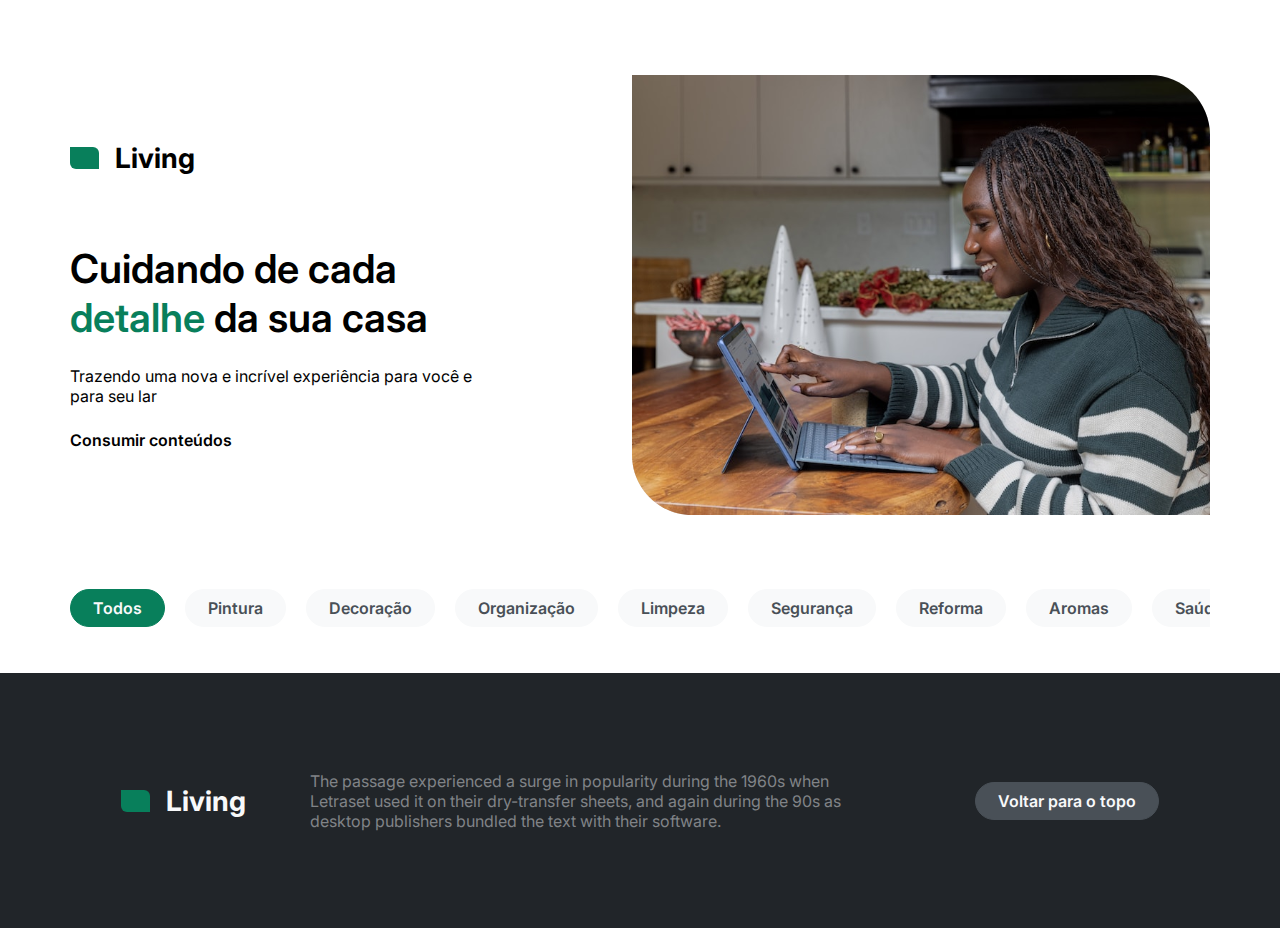
<file: index.html>
<!DOCTYPE html>

<html lang="pt-br">

<head>

    <meta charset="UTF-8">

    <meta http-equiv="X-UA-Compatible" content="IE=edge">

    <meta name="viewport" content="width=device-width, initial-scale=1.0">

    <title>Living</title>

    <!-- Global CSS -->
    <link rel="stylesheet" href="src/styles/globalStyles.css">
    <link rel="stylesheet" href="src/styles/text-type.css">
    <link rel="stylesheet" href="src/styles/button-styles.css">

    <!-- Local CSS -->
    <link rel="stylesheet" href="pages/home/index.css">
    <link rel="stylesheet" href="pages/home/header.css">
    <link rel="stylesheet" href="pages/home/navigation.css">
    <link rel="stylesheet" href="pages/home/post.css">
    <link rel="stylesheet" href="pages/home/cards.css">
    <link rel="stylesheet" href="pages/home/footer.css">

    <!-- Javascript -->
    <script defer src="pages/home/render-news.js" type="module"></script>
    <script defer src="pages/home/filtered-news.js" type="module"></script>
    <script defer src="pages/home/footer-button.js"></script>

</head>

<body>

    <div class="site-container">

    <header class="header-site">

        <section class="info-site">
            <div class="h1-container">
                <div class="box"></div>
                <h1 class="text-style-2">Living</h1>
            </div>

        <p class="text-style-1">Cuidando de cada <span class="text-brand-100">detalhe</span> da sua casa</p>

        <p class="text-style-4-r">Trazendo uma nova e incrível experiência para você e para seu lar</p>

        <p class="text-style-4-sb">Consumir conteúdos</p>
        </section>
        
        <img class="header-photo" src="src/images/header-pic.svg">
    </header>

    <nav class="categories">
        <button class="button-category button-brand selected text-style-4-sb">Todos</button>
        <button class="button-category button-light-grey text-style-4-sb">Pintura</button>
        <button class="button-category button-light-grey text-style-4-sb">Decoração</button>
        <button class="button-category button-light-grey text-style-4-sb">Organização</button>
        <button class="button-category button-light-grey text-style-4-sb">Limpeza</button>
        <button class="button-category button-light-grey text-style-4-sb">Segurança</button>
        <button class="button-category button-light-grey text-style-4-sb">Reforma</button>
        <button class="button-category button-light-grey text-style-4-sb">Aromas</button>
        <button class="button-category button-light-grey text-style-4-sb">Saúde</button>
    </nav>

    <main class="post-area">
        <ul class="post-list"></ul>
    </main>

    </div>

    <footer class="site-footer">

        <div class="info-footer-container">
            <div class="site-footer-info">
                <div class="box-info"></div>
                <h1 class="text-style-2 footer-h1">Living</h1>
            </div>
            <p class="footer-info text-style-4-r">The passage experienced a surge in popularity during the 1960s when Letraset used it on their dry-transfer sheets, and again during the 90s as desktop publishers bundled the text with their software.</p>
        </div>

        <button class="go-top text-style-4-sb">Voltar para o topo</button>
        
    </footer>
</body>

</html>
</file>
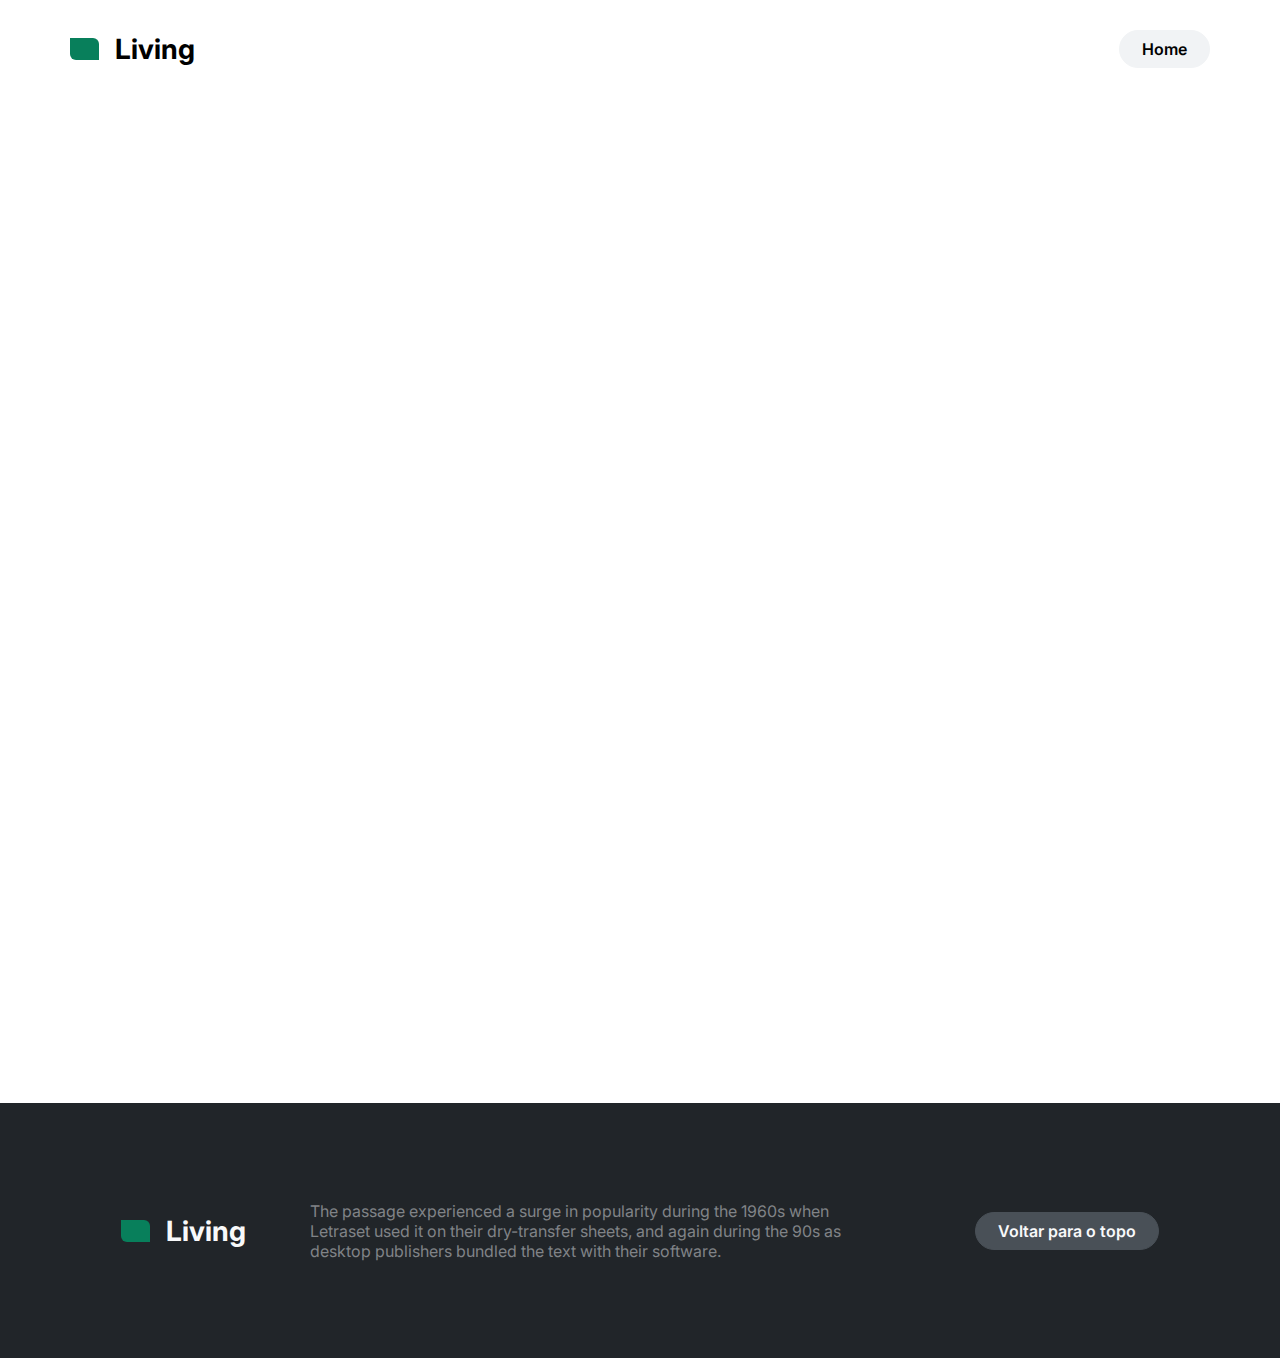
<file: pages/post/index.html>
<!DOCTYPE html>

<html lang="pt-br">

<head>

    <meta charset="UTF-8">

    <meta http-equiv="X-UA-Compatible" content="IE=edge">

    <meta name="viewport" content="width=device-width, initial-scale=1.0">

    <!-- Global CSS -->
    <link rel="stylesheet" href="../../src/styles/globalStyles.css">
    <link rel="stylesheet" href="../../src/styles/text-type.css">
    <link rel="stylesheet" href="../../src/styles/button-styles.css">

    <!-- Local CSS -->

    <link rel="stylesheet" href="container.css">
    <link rel="stylesheet" href="header.css">
    <link rel="stylesheet" href="post.css">
    <link rel="stylesheet" href="footer.css">

    <!-- Javascript -->
    <script defer src="header.js"></script>
    <script defer src="post.js" type="module"></script>
    <script defer src="footer.js"></script>

    <title>Living</title>

</head>

<body>

    <header class="site-header">
        <section class="header-container">
            <div class="h1-container">
                <div class="box"></div>
                <h1 class="text-style-2">Living</h1>
            </div>
            <button class="link-home text-style-4-sb">Home</button>
        </section">
    </header>

    <div class="container">

    </div>

    <footer class="site-footer">

        <div class="info-footer-container">
            <div class="site-footer-info">
                <div class="box-info"></div>
                <h1 class="text-style-2 footer-h1">Living</h1>
            </div>
            <p class="footer-info text-style-4-r">The passage experienced a surge in popularity during the 1960s when Letraset used it on their dry-transfer sheets, and again during the 90s as desktop publishers bundled the text with their software.</p>
        </div>

        <button class="go-top text-style-4-sb">Voltar para o topo</button>
        
    </footer>

</body>

</html>
</file>
<file: src/styles/globalStyles.css>
@import url('https://fonts.googleapis.com/css2?family=Inter:wght@100;200;300;400;500;600;700;800;900&display=swap');

* {
  box-sizing: border-box;
  margin: 0;
  padding: 0;
  font-family: var(--font-family-1);
}

html, body {
  height: 100%;
}

:root {
  --color-grey-100: #212529;
  --color-grey-200: #495057;
  --color-grey-300: #808387;
  --color-grey-400: #dee2e6;
  --color-grey-500: #e9ecef;
  --color-grey-600: #f1f3f5;
  --color-grey-700: #f8f9fa;
  --color-brand-100: #087f5b;
  --color-brand-200: #099268;

  --font-size-1: 2.5rem; /* 40px */
  --font-size-2: 1.75rem; /* 28px */
  --font-size-3: 1.25rem; /* 20px */
  --font-size-4: 1rem; /* 16px */

  --font-weight-1: 700; /* Bold */
  --font-weight-2: 600; /* Semi-bold */
  --font-weight-3: 400; /* Regular */

  --border-radius-1: 60px;
  --border-radius-2: 32px;

  --transition-300: 300ms;

  --font-family-1: 'Inter', sans-serif;
}
</file>
<file: src/styles/text-type.css>
.text-style-1 {
    font-size: var(--font-size-1);
    font-weight: var(--font-weight-2);
}

.text-style-2 {
    font-size: var(--font-size-2);
    font-weight: var(--font-weight-1);
}

.text-style-3 {
    font-size: var(--font-size-3);
    font-weight: var(--font-weight-2);
}

.text-style-4-sb {
    font-size: var(--font-size-4);
    font-weight: var(--font-weight-2);
}

.text-style-4-r {
    font-size: var(--font-size-4);  
    font-weight: var(--font-weight-3);
}
</file>
<file: src/styles/button-styles.css>
.button-light-grey {
    height: 38px;
    padding: 0px 22px;
    color: var(--color-grey-200);
    background-color: var(--color-grey-700);
    border: 1px solid var(--color-grey-700);
    border-radius: var(--border-radius-2);
    cursor: pointer;
}

.button-light-grey:hover {
    background-color: var(--color-grey-600);
    border-color: var(--color-grey-600);
    transition: var(--transition-300);
}

.button-dark-grey {
    height: 38px;
    padding: 0px 22px;
    color: var(--color-grey-700);
    background-color: var(--color-grey-200);
    border: 1px solid var(--color-grey-200);
    border-radius: var(--border-radius-2);
    cursor: pointer;
}

.button-dark-grey:hover {
    background-color: var(--color-grey-300);
    border-color: var(--color-grey-300);
    transition: var(--transition-300);
}

.button-brand {
    height: 38px;
    padding: 0px 22px;
    color: var(--color-grey-700);
    background-color: var(--color-brand-100);
    border: 1px solid var(--color-brand-100);
    border-radius: var(--border-radius-2);
    cursor: pointer;
}

.button-brand:hover {
    background-color: var(--color-brand-200);
    border-color: var(--color-brand-200);
    transition: var(--transition-300);
}
</file>
<file: pages/home/index.css>
.site-container {
    width: 1140px;
    margin: 0 auto;
    padding-top: 75px;
}

.text-brand-100 {
    color: var(--color-brand-100);
}
</file>
<file: pages/home/header.css>
.header-site {
    width: 100%;
    display: flex;
    align-items: center;
    justify-content: space-between;
}

.info-site {
    width: 430px;
    display: flex;
    flex-direction: column;
    gap: 24px;
}

.h1-container {
    display: flex;
    flex-direction: row;
    align-items: center;
    gap: 16px;
    margin-bottom: 45px;
}

.box {
    width: 29px;
    height: 22px;
    background-color: var(--color-brand-100);
    border-radius: 0px 6px;
}
</file>
<file: pages/home/navigation.css>
.categories {
    display: flex;
    gap: 20px;
    overflow-x: scroll;
    margin-top: 74px;
}
</file>
<file: pages/home/post.css>
.post-area {
    position: relative;
    margin-top: 46px;
}

.post-list {
    display: flex;
    flex-wrap: wrap;
    gap: 44px;
    list-style: none;
}

.infinite-scroll-threshold {
    width: 100%;
    height: 100px;
    z-index: -1;
    position: absolute;
}
</file>
<file: pages/home/cards.css>
.news-card {
    width: 548px;
    height: 360px;
    display: flex;
    flex-direction: column;
    gap: 16px;
}

.card-image {
    width: 100%;
    height: 172px;
    object-fit: cover;
    margin-bottom: 8px;
}

.card-link {
    align-self: flex-start;
    color: var(--color-brand-100);
    cursor: pointer;
    border: none;
    background-color: transparent;
}
</file>
<file: pages/home/footer.css>
.site-footer {
    width: 100%;
    height: 255px;
    background-color: var(--color-grey-100);
    display: flex;
    justify-content: space-evenly;
    align-items: center;
}

.site-footer-info {
    display: flex;
    align-items: center;
    gap: 16px;
}

.info-footer-container {
    width: 733px;;
    display: flex;
    gap: 64px;
}

.box-info {
    width: 29px;
    height: 22px;
    background-color: var(--color-brand-100);
    border-radius: 0px 6px;
}

.footer-h1 {
    color: var(--color-grey-700);
}

.footer-info {
    width: 551px;
    color: var(--color-grey-300);
}

.go-top {
    height: 38px;
    padding: 0px 22px;
    background-color: var(--color-grey-200);
    color: var(--color-grey-700);
    border: 1px solid var(--color-grey-200);
    border-radius: var(--border-radius-2);
    cursor: pointer;
}
</file>
<file: pages/post/container.css>
.container {
    width: 1140px;
    height: 100%;
    margin: 0 auto;
}
</file>
<file: pages/post/header.css>
.site-header {
    display: flex;
    justify-content: center;
    align-items: center;
    padding: 30px 0px;
}

.header-container {
    width: 1140px;
    display: flex;
    justify-content: space-between;
    align-items: center;
    margin: 0 auto;
}

.box {
    width: 29px;
    height: 22px;
    background-color: var(--color-brand-100);
    border-radius: 0px 6px;
}

.h1-container {
    display: flex;
    flex-direction: row;
    align-items: center;
    gap: 16px;
}

.link-home {
    height: 38px;
    padding: 0px 22px;
    background-color: var(--color-grey-600);
    border: 1px solid var(--color-grey-600);
    border-radius: var(--border-radius-2);
    cursor: pointer;
}
</file>
<file: pages/post/post.css>
.post {
    width: 100%;
}

.post-title {
    margin-top: 80px;
    margin-bottom: 32px;
}

.post-description {
    margin-bottom: 133px;
    color: var(--color-grey-200);
}

.post-image {
    width: 100%;
    height: 402px;
    object-fit: fill;
    margin-bottom: 52px;
}

.post-content {
    color: var(--color-grey-200);
}
</file>
<file: pages/post/footer.css>
.site-footer {
    width: 100%;
    height: 255px;
    background-color: var(--color-grey-100);
    display: flex;
    justify-content: space-evenly;
    align-items: center;
    margin-top: 105px;
}

.site-footer-info {
    display: flex;
    align-items: center;
    gap: 16px;
}

.info-footer-container {
    width: 733px;;
    display: flex;
    gap: 64px;
}

.box-info {
    width: 29px;
    height: 22px;
    background-color: var(--color-brand-100);
    border-radius: 0px 6px;
}

.footer-h1 {
    color: var(--color-grey-700);
}

.footer-info {
    width: 551px;
    color: var(--color-grey-300);
}

.go-top {
    height: 38px;
    padding: 0px 22px;
    background-color: var(--color-grey-200);
    color: var(--color-grey-700);
    border: 1px solid var(--color-grey-200);
    border-radius: var(--border-radius-2);
    cursor: pointer;
}
</file>
